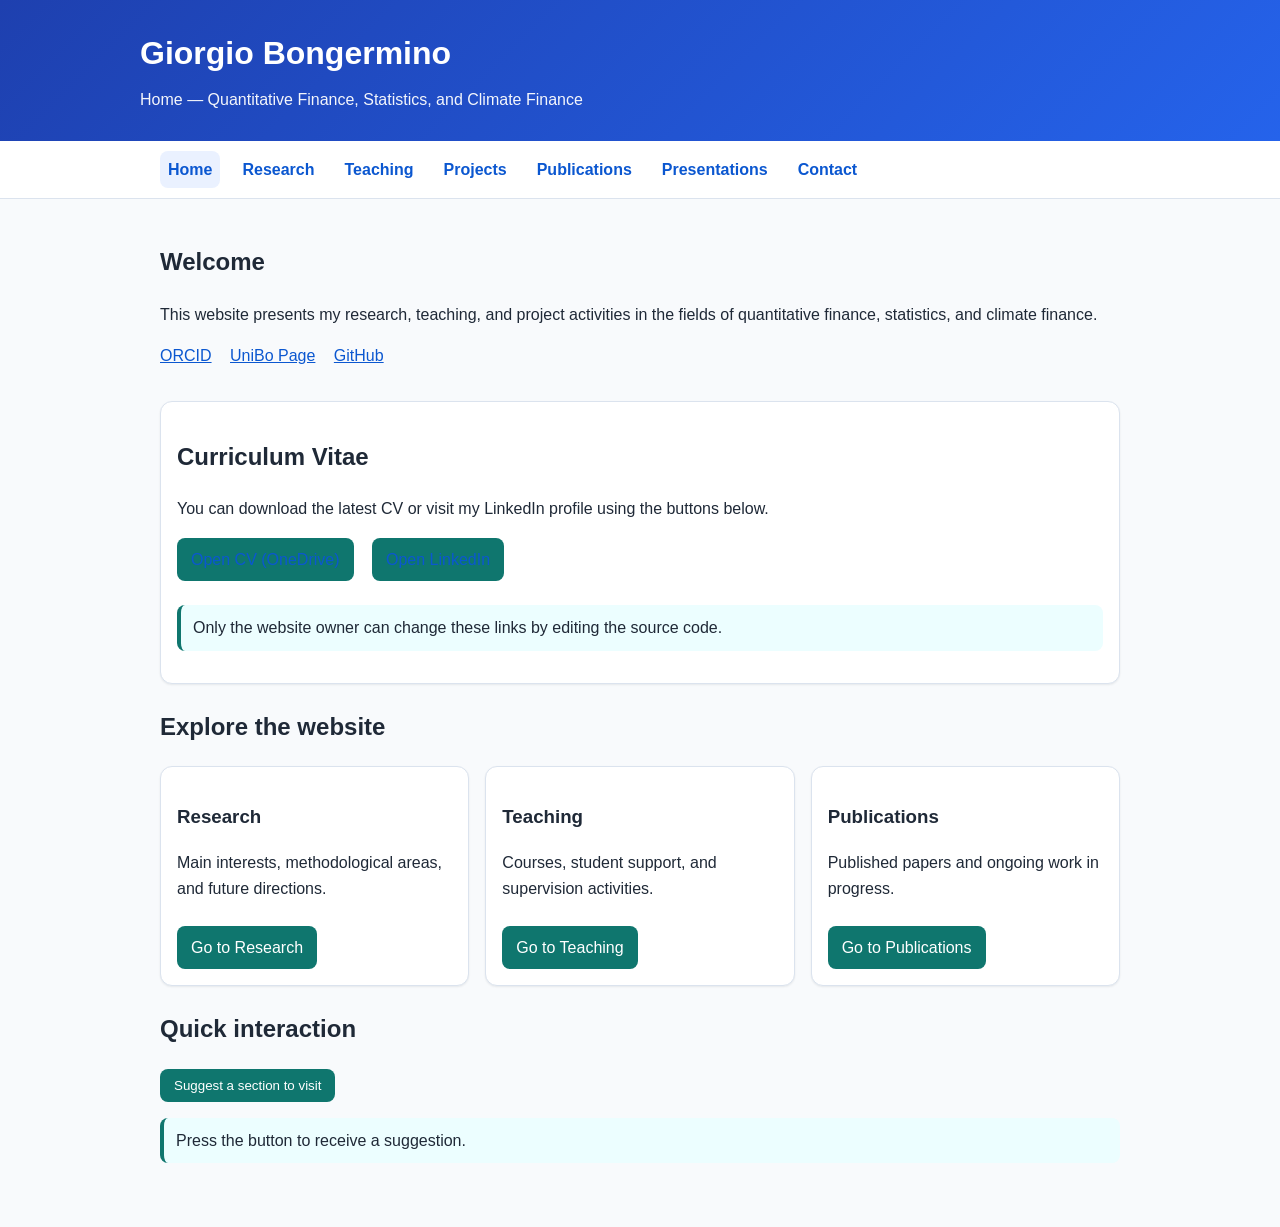
<file: index.html>
<!DOCTYPE html>
<html lang="en">
<head>
  <meta charset="UTF-8">
  <meta name="viewport" content="width=device-width, initial-scale=1.0">
  <title>Giorgio Bongermino | Home</title>
  <link rel="stylesheet" href="styles.css">
</head>
<body>
  <header>
    <div class="header-inner">
      <h1>Giorgio Bongermino</h1>
      <p class="subtitle">Home — Quantitative Finance, Statistics, and Climate Finance</p>
    </div>
  </header>

  <nav>
    <div class="nav-inner">
      <a class="active" href="index.html">Home</a>
      <a href="research.html">Research</a>
      <a href="teaching.html">Teaching</a>
      <a href="projects.html">Projects</a>
      <a href="publications.html">Publications</a>
      <a href="presentations.html">Presentations</a>
      <a href="contact.html">Contact</a>
    </div>
  </nav>

  <main>
    <section class="section">
      <h2>Welcome</h2>
      <p>
        This website presents my research, teaching, and project activities in the fields of quantitative finance,
        statistics, and climate finance.
      </p>
      <p class="links-list">
        <a href="https://orcid.org/0009-0007-8095-2819" target="_blank" rel="noopener noreferrer">ORCID</a>
        <a href="https://www.unibo.it/sitoweb/giorgio.bongermino2" target="_blank" rel="noopener noreferrer">UniBo Page</a>
        <a href="https://github.com/giorgiobongermino" target="_blank" rel="noopener noreferrer">GitHub</a>
      </p>
    </section>

    <section class="section card">
      <h2>Curriculum Vitae</h2>
      <p>You can download the latest CV or visit my LinkedIn profile using the buttons below.</p>
      <p class="links-list">
        <a class="button-link" href="https://onedrive.live.com/" target="_blank" rel="noopener noreferrer">Open CV (OneDrive)</a>
        <a class="button-link" href="https://www.linkedin.com/" target="_blank" rel="noopener noreferrer">Open LinkedIn</a>
      </p>
      <p class="highlight">Only the website owner can change these links by editing the source code.</p>
    </section>

    <section class="section">
      <h2>Explore the website</h2>
      <div class="card-grid">
        <article class="card">
          <h3>Research</h3>
          <p>Main interests, methodological areas, and future directions.</p>
          <a class="card-action" href="research.html">Go to Research</a>
        </article>
        <article class="card">
          <h3>Teaching</h3>
          <p>Courses, student support, and supervision activities.</p>
          <a class="card-action" href="teaching.html">Go to Teaching</a>
        </article>
        <article class="card">
          <h3>Publications</h3>
          <p>Published papers and ongoing work in progress.</p>
          <a class="card-action" href="publications.html">Go to Publications</a>
        </article>
      </div>
    </section>

    <section class="section">
      <h2>Quick interaction</h2>
      <button id="new-tip-btn">Suggest a section to visit</button>
      <p id="activity-tip" class="highlight">Press the button to receive a suggestion.</p>
    </section>
  </main>

  <script src="script.js"></script>
</body>
</html>
</file>
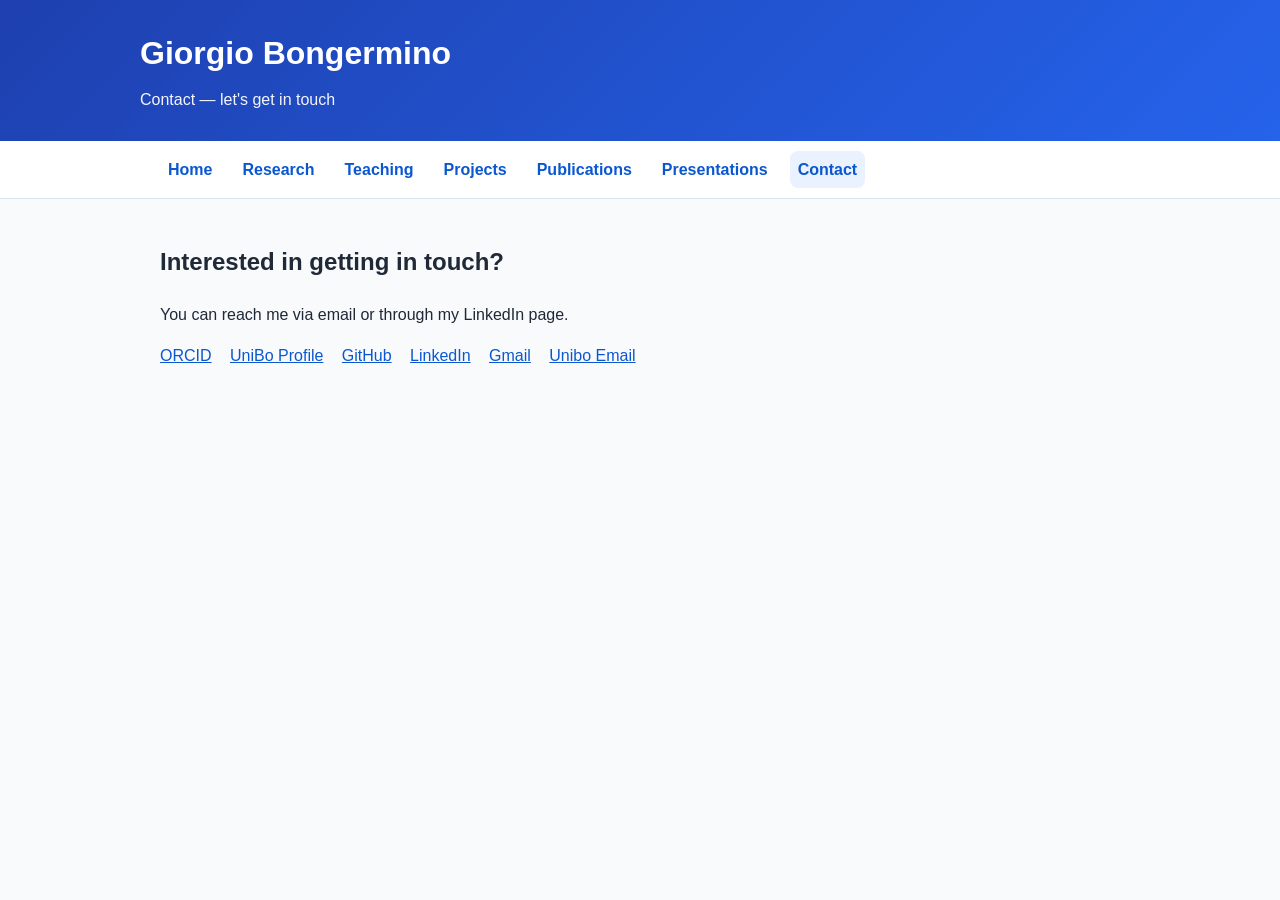
<file: contact.html>
<!DOCTYPE html>
<html lang="en">
<head>
  <meta charset="UTF-8">
  <meta name="viewport" content="width=device-width, initial-scale=1.0">
  <title>Giorgio Bongermino | Contact</title>
  <link rel="stylesheet" href="styles.css">
</head>
<body>
  <header>
    <div class="header-inner">
      <h1>Giorgio Bongermino</h1>
      <p class="subtitle">Contact — let's get in touch</p>
    </div>
  </header>
  <nav>
    <div class="nav-inner">
      <a href="index.html">Home</a>
      <a href="research.html">Research</a>
      <a href="teaching.html">Teaching</a>
      <a href="projects.html">Projects</a>
      <a href="publications.html">Publications</a>
      <a href="presentations.html">Presentations</a>
      <a class="active" href="contact.html">Contact</a>
    </div>
  </nav>

  <main>
    <section class="section">
      <h2>Interested in getting in touch?</h2>
      <p>You can reach me via email or through my LinkedIn page.</p>
      <p class="links-list">
        <a href="https://orcid.org/0009-0007-8095-2819" target="_blank" rel="noopener noreferrer">ORCID</a>
        <a href="https://www.unibo.it/sitoweb/giorgio.bongermino2" target="_blank" rel="noopener noreferrer">UniBo Profile</a>
        <a href="https://github.com/giorgiobongermino" target="_blank" rel="noopener noreferrer">GitHub</a>
        <a href="https://www.linkedin.com/in/giorgio-bongermino-3224a7184/" target="_blank" rel="noopener noreferrer">LinkedIn</a>
        <a href="mailto:giorgio.bongermino2@unibo.com">Gmail</a>
        <a href="mailto:giorgiobongermino@gmail.com">Unibo Email</a>
      </p>
    </section>
  </main>
</body>
</html>
</file>
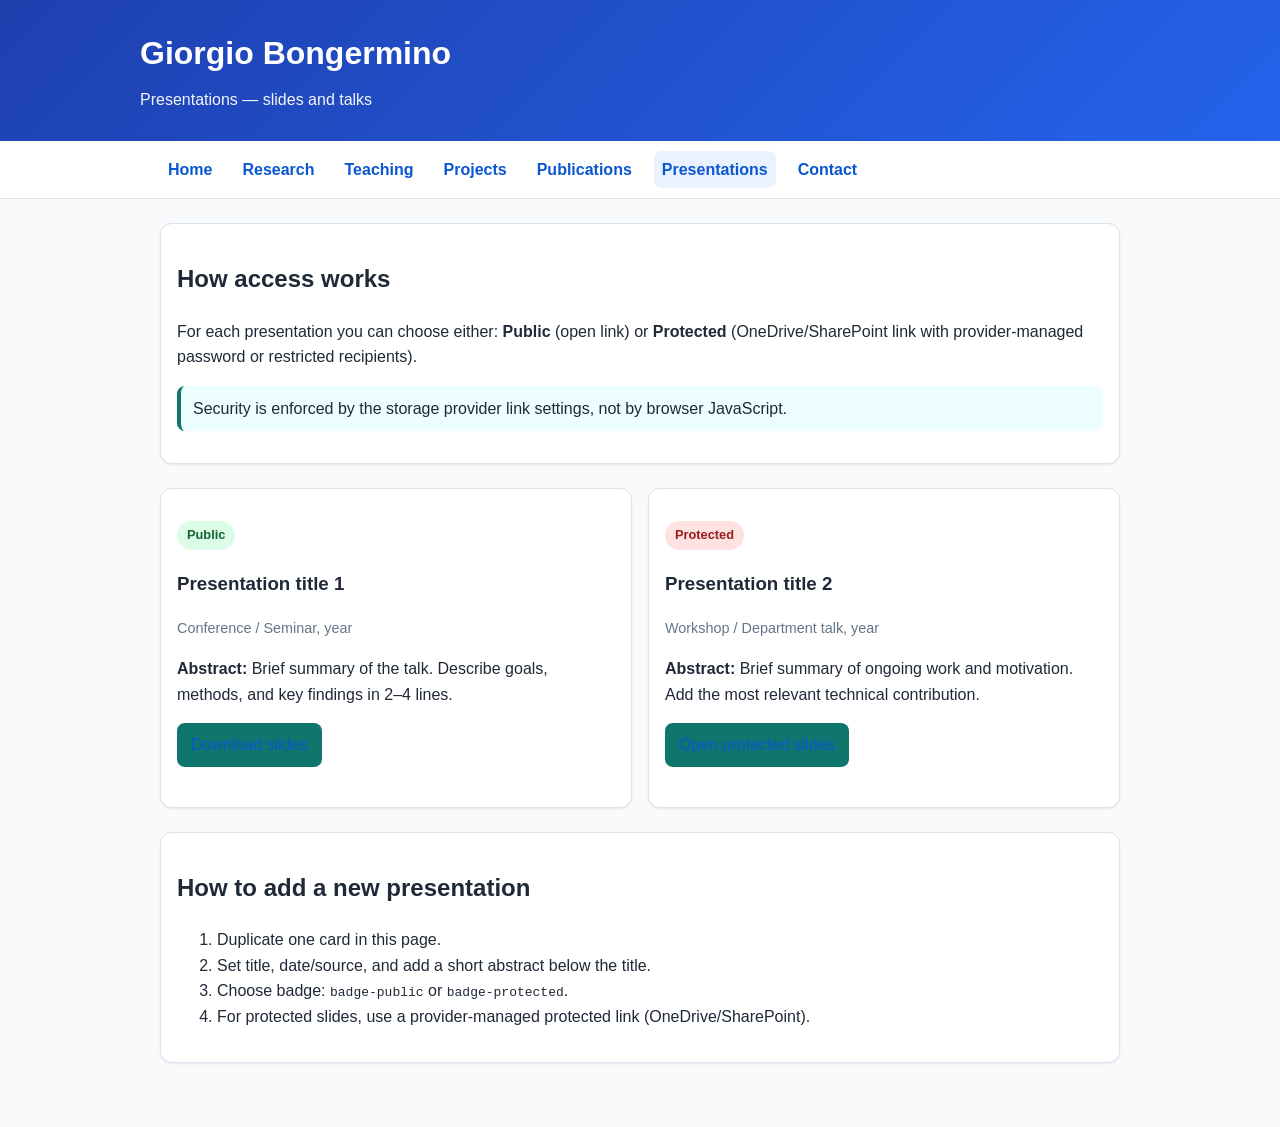
<file: presentations.html>
<!DOCTYPE html>
<html lang="en">
<head>
  <meta charset="UTF-8">
  <meta name="viewport" content="width=device-width, initial-scale=1.0">
  <title>Giorgio Bongermino | Presentations</title>
  <link rel="stylesheet" href="styles.css">
</head>
<body>
  <header>
    <div class="header-inner">
      <h1>Giorgio Bongermino</h1>
      <p class="subtitle">Presentations — slides and talks</p>
    </div>
  </header>
  <nav>
    <div class="nav-inner">
      <a href="index.html">Home</a>
      <a href="research.html">Research</a>
      <a href="teaching.html">Teaching</a>
      <a href="projects.html">Projects</a>
      <a href="publications.html">Publications</a>
      <a class="active" href="presentations.html">Presentations</a>
      <a href="contact.html">Contact</a>
    </div>
  </nav>

  <main>
    <section class="section card">
      <h2>How access works</h2>
      <p>
        For each presentation you can choose either:
        <strong>Public</strong> (open link) or <strong>Protected</strong> (OneDrive/SharePoint link with provider-managed password or restricted recipients).
      </p>
      <p class="highlight">
        Security is enforced by the storage provider link settings, not by browser JavaScript.
      </p>
    </section>

    <section class="section card-grid">
      <article class="card">
        <p><span class="badge badge-public">Public</span></p>
        <h3>Presentation title 1</h3>
        <p class="small-meta">Conference / Seminar, year</p>
        <p>
          <strong>Abstract:</strong> Brief summary of the talk. Describe goals, methods, and key findings in 2–4 lines.
        </p>
        <p class="links-list">
          <a class="button-link" href="#" target="_blank" rel="noopener noreferrer">Download slides</a>
        </p>
      </article>

      <article class="card">
        <p><span class="badge badge-protected">Protected</span></p>
        <h3>Presentation title 2</h3>
        <p class="small-meta">Workshop / Department talk, year</p>
        <p>
          <strong>Abstract:</strong> Brief summary of ongoing work and motivation. Add the most relevant technical contribution.
        </p>
        <p class="links-list">
          <a class="button-link" href="https://onedrive.live.com/" target="_blank" rel="noopener noreferrer">Open protected slides</a>
        </p>
      </article>
    </section>

    <section class="section card">
      <h2>How to add a new presentation</h2>
      <ol>
        <li>Duplicate one card in this page.</li>
        <li>Set title, date/source, and add a short abstract below the title.</li>
        <li>Choose badge: <code>badge-public</code> or <code>badge-protected</code>.</li>
        <li>For protected slides, use a provider-managed protected link (OneDrive/SharePoint).</li>
      </ol>
    </section>
  </main>

  <script src="script.js"></script>
</body>
</html>
</file>
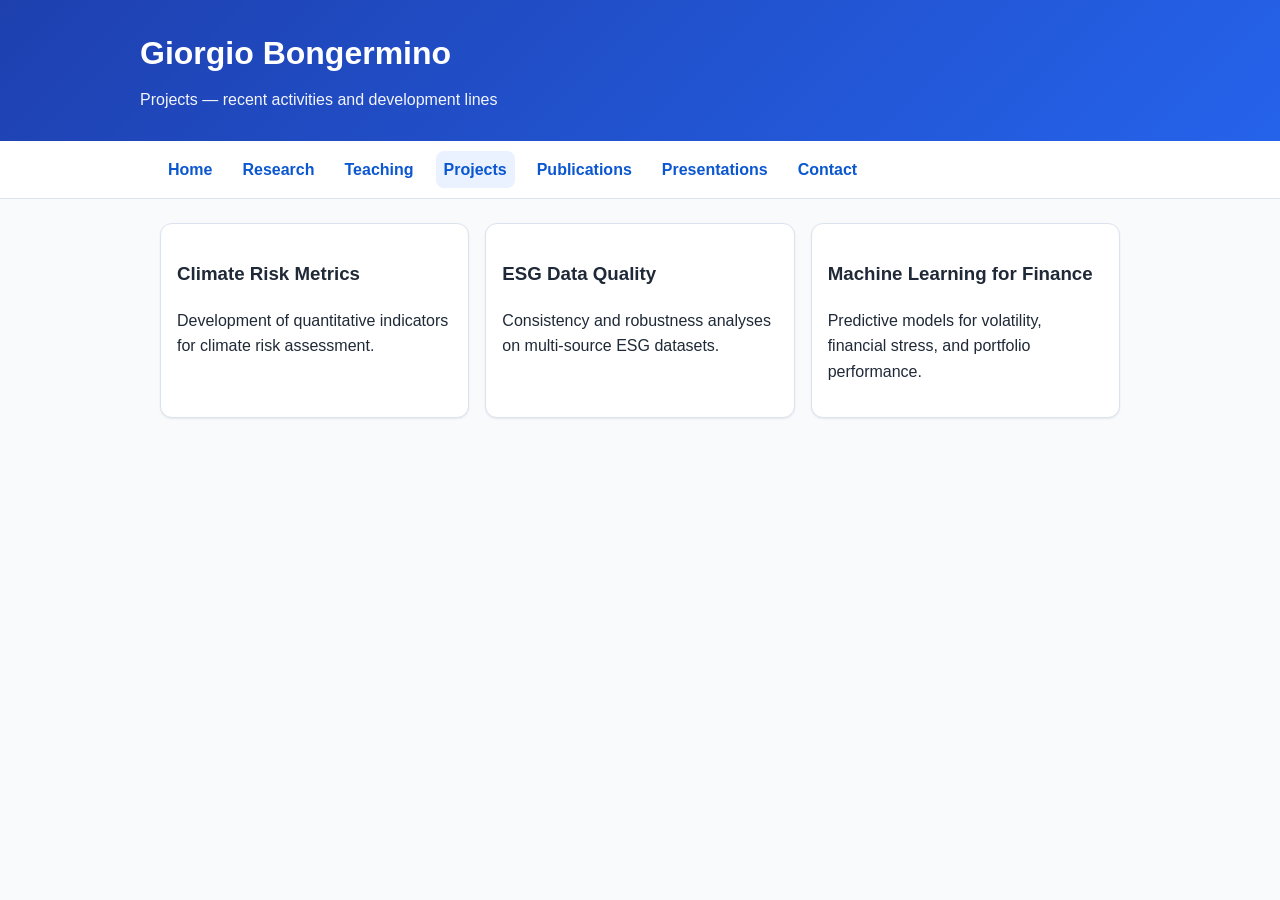
<file: projects.html>
<!DOCTYPE html>
<html lang="en">
<head>
  <meta charset="UTF-8">
  <meta name="viewport" content="width=device-width, initial-scale=1.0">
  <title>Giorgio Bongermino | Projects</title>
  <link rel="stylesheet" href="styles.css">
</head>
<body>
  <header>
    <div class="header-inner">
      <h1>Giorgio Bongermino</h1>
      <p class="subtitle">Projects — recent activities and development lines</p>
    </div>
  </header>
  <nav>
    <div class="nav-inner">
      <a href="index.html">Home</a>
      <a href="research.html">Research</a>
      <a href="teaching.html">Teaching</a>
      <a class="active" href="projects.html">Projects</a>
      <a href="publications.html">Publications</a>
      <a href="presentations.html">Presentations</a>
      <a href="contact.html">Contact</a>
    </div>
  </nav>

  <main>
    <section class="section card-grid">
      <article class="card">
        <h3>Climate Risk Metrics</h3>
        <p>Development of quantitative indicators for climate risk assessment.</p>
      </article>
      <article class="card">
        <h3>ESG Data Quality</h3>
        <p>Consistency and robustness analyses on multi-source ESG datasets.</p>
      </article>
      <article class="card">
        <h3>Machine Learning for Finance</h3>
        <p>Predictive models for volatility, financial stress, and portfolio performance.</p>
      </article>
    </section>
  </main>
</body>
</html>
</file>
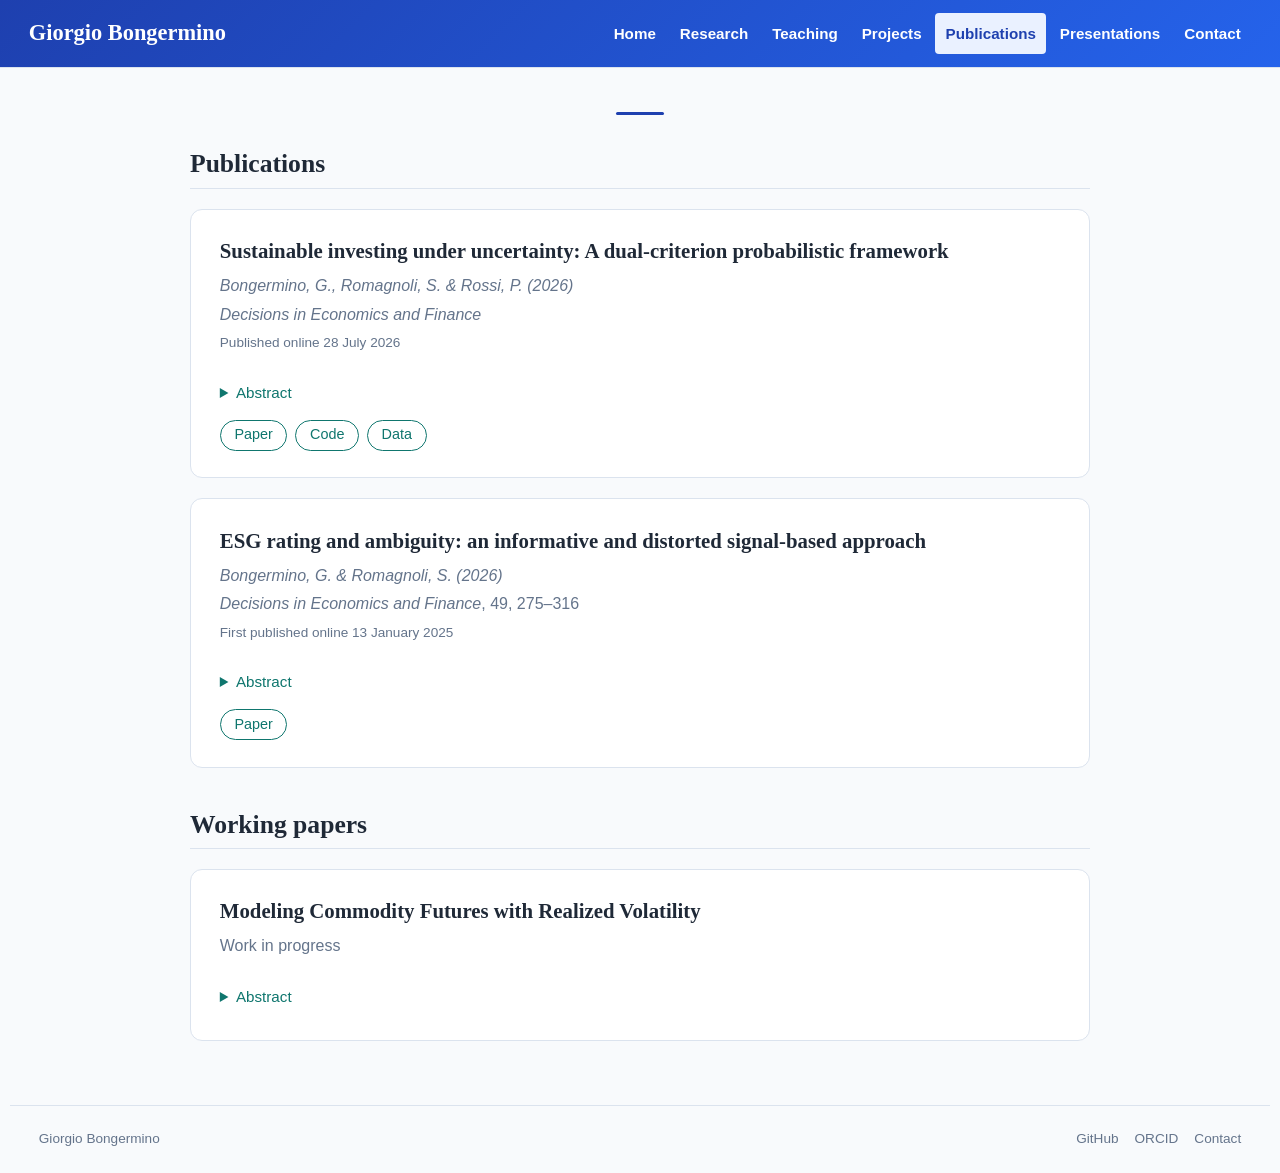
<file: publications.html>
<!DOCTYPE html>
<html lang="en">
<head>
  <meta charset="UTF-8">
  <meta name="viewport" content="width=device-width, initial-scale=1.0">
  <meta name="description" content="Publications and working papers by Giorgio Bongermino on sustainable investing, ESG uncertainty, and commodity market volatility.">
  <title>Giorgio Bongermino | Publications</title>
  <link rel="stylesheet" href="publications.css">
</head>
<body>
  <a class="skip-link" href="#main-content">Skip to publications</a>

  <header class="site-header">
    <div class="header-inner">
      <a class="site-name" href="index.html">Giorgio Bongermino</a>
      <nav aria-label="Main navigation">
        <a href="index.html">Home</a>
        <a href="research.html">Research</a>
        <a href="teaching.html">Teaching</a>
        <a href="projects.html">Projects</a>
        <a class="active" href="publications.html" aria-current="page">Publications</a>
        <a href="presentations.html">Presentations</a>
        <a href="contact.html">Contact</a>
      </nav>
    </div>
  </header>

  <main id="main-content">
    <div class="page-accent" aria-hidden="true"></div>

    <section aria-labelledby="publications">
      <h1 id="publications" class="section-heading">Publications</h1>

      <article class="paper" aria-labelledby="sustainable-investing-title">
        <h2 id="sustainable-investing-title">Sustainable investing under uncertainty: A dual-criterion probabilistic framework</h2>
        <p class="paper-authors">Bongermino, G., Romagnoli, S. &amp; Rossi, P. (2026)</p>
        <p class="paper-venue"><cite>Decisions in Economics and Finance</cite></p>
        <p class="paper-note">Published online <time datetime="2026-07-28">28 July 2026</time></p>

        <details class="paper-abstract">
          <summary>Abstract</summary>
          <div class="abstract-copy">
            <p>This paper develops a probabilistic approach to sustainable portfolio allocation when ESG scores provide imperfect information. Portfolio weights are treated as random variables that reflect both financial and sustainability preferences. A penalty for weak ESG signals shifts the allocation toward financially robust investments when sustainability information is less informative. The empirical analysis reports more diversified portfolios, reduced sensitivity to parameter choices, and more stable out-of-sample performance than the expected-utility ESG portfolios used for comparison.</p>
            <p class="abstract-source">Summary of the <a href="https://link.springer.com/article/10.1007/s10203-026-00593-6#Abs1" target="_blank" rel="noopener noreferrer">publisher's abstract</a>.</p>
          </div>
        </details>

        <ul class="paper-links" aria-label="Resources for Sustainable investing under uncertainty">
          <li><a href="https://doi.org/10.1007/s10203-026-00593-6" target="_blank" rel="noopener noreferrer">Paper</a></li>
          <li><a href="https://github.com/giorgiobongermino/Sustainable-Investing-under-Ambiguity-A-Dual-Criterion-Probabilistic-Framework" target="_blank" rel="noopener noreferrer">Code</a></li>
          <li><a href="https://data.mendeley.com/datasets/82dfhw4v8r/1" target="_blank" rel="noopener noreferrer">Data</a></li>
        </ul>
      </article>

      <article class="paper" aria-labelledby="esg-rating-title">
        <h2 id="esg-rating-title">ESG rating and ambiguity: an informative and distorted signal-based approach</h2>
        <p class="paper-authors">Bongermino, G. &amp; Romagnoli, S. (2026)</p>
        <p class="paper-venue"><cite>Decisions in Economics and Finance</cite>, 49, 275–316</p>
        <p class="paper-note">First published online <time datetime="2025-01-13">13 January 2025</time></p>

        <details class="paper-abstract">
          <summary>Abstract</summary>
          <div class="abstract-copy">
            <p>This paper models ESG ratings by distinguishing the quality of firms' disclosed information from investors' subjective interpretation of that information. Differences in disclosure, confidence, and attitudes toward ambiguity can distort sustainability assessments. The proposed framework uses these distortions to study the robustness of ESG scores and identify sectors whose sustainability may be overestimated or underestimated, with implications for the assessment of policy interventions.</p>
            <p class="abstract-source">Summary of the <a href="https://link.springer.com/article/10.1007/s10203-025-00507-y#Abs1" target="_blank" rel="noopener noreferrer">publisher's abstract</a>.</p>
          </div>
        </details>

        <ul class="paper-links" aria-label="Resources for ESG rating and ambiguity">
          <li><a href="https://doi.org/10.1007/s10203-025-00507-y" target="_blank" rel="noopener noreferrer">Paper</a></li>
        </ul>
      </article>
    </section>

    <section aria-labelledby="working-papers">
      <h2 id="working-papers" class="section-heading">Working papers</h2>

      <article class="paper" aria-labelledby="commodity-futures-title">
        <h3 id="commodity-futures-title">Modeling Commodity Futures with Realized Volatility</h3>
        <p class="paper-venue">Work in progress</p>

        <details class="paper-abstract">
          <summary>Abstract</summary>
          <div class="abstract-copy">
            <p>In light of the recent crisis in the European energy system, we propose an analysis of futures contracts written on commodities representative of the key factors of production in the EU economy: Dutch TTF, Brent crude oil—for its ties to inflation and economic activity—and Carbon Allowances of the European Trading Scheme—for their role in the sustainable transition, as production costs for polluting firms.</p>
            <p>We take innovative methods, recently introduced for equity indexes and successful in capturing their volatility, and apply them to commodity futures. They take as input high-frequency trade data, which is used to compute a measure of daily realized volatility that incorporates, by construction, information about intra-day transactions. We test the realized volatility for its power in explaining daily close-to-close returns volatility, to understand if the data-rich model, as happens in the equity market, brings enough benefits to justify its use. We find that, for the commodity futures under study, the answer is negative, based on a Value-at-Risk validation test.</p>
            <p>We also blend this frontier method with classical univariate and multivariate financial time-series modeling. The realized volatility is included as an exogenous regressor inside multiple different univariate GARCH(p,q) model specifications. We find that the realized volatility consistently improves the quality of the fit and is a significant explanatory factor of the close-to-close volatility, but its predictive power is unsatisfactory. In the multivariate setting the interaction terms between the variances of all commodities are included and we are able to highlight the simultaneous transmission channels between them.</p>
          </div>
        </details>
      </article>
    </section>
  </main>

  <footer class="site-footer">
    <p>Giorgio Bongermino</p>
    <div class="footer-links">
      <a href="https://github.com/giorgiobongermino" target="_blank" rel="noopener noreferrer">GitHub</a>
      <a href="https://orcid.org/0009-0007-8095-2819" target="_blank" rel="noopener noreferrer">ORCID</a>
      <a href="contact.html">Contact</a>
    </div>
  </footer>
</body>
</html>
</file>
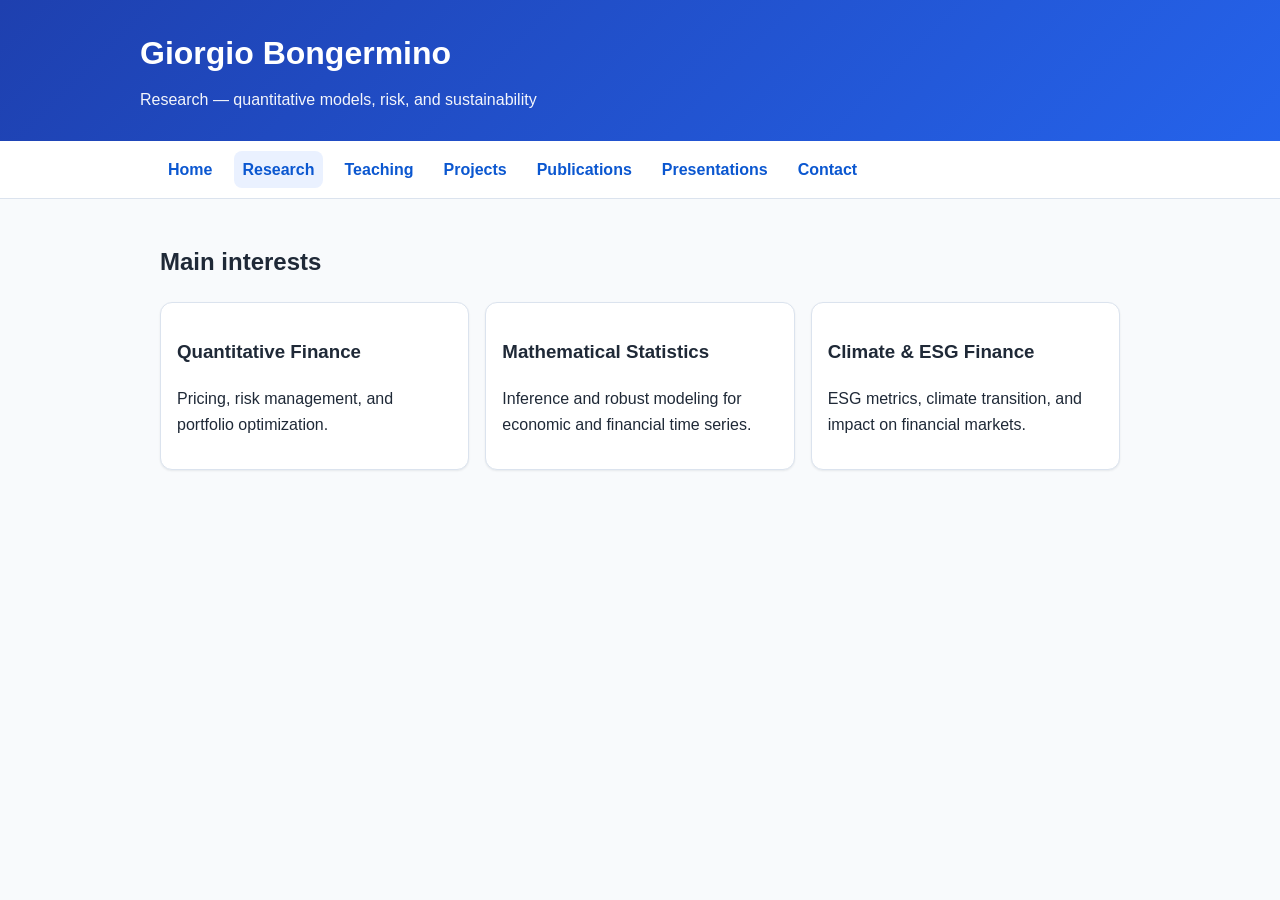
<file: research.html>
<!DOCTYPE html>
<html lang="en">
<head>
  <meta charset="UTF-8">
  <meta name="viewport" content="width=device-width, initial-scale=1.0">
  <title>Giorgio Bongermino | Research</title>
  <link rel="stylesheet" href="styles.css">
</head>
<body>
  <header>
    <div class="header-inner">
      <h1>Giorgio Bongermino</h1>
      <p class="subtitle">Research — quantitative models, risk, and sustainability</p>
    </div>
  </header>
  <nav>
    <div class="nav-inner">
      <a href="index.html">Home</a>
      <a class="active" href="research.html">Research</a>
      <a href="teaching.html">Teaching</a>
      <a href="projects.html">Projects</a>
      <a href="publications.html">Publications</a>
      <a href="presentations.html">Presentations</a>
      <a href="contact.html">Contact</a>
    </div>
  </nav>

  <main>
    <section class="section">
      <h2>Main interests</h2>
      <div class="card-grid">
        <article class="card"><h3>Quantitative Finance</h3><p>Pricing, risk management, and portfolio optimization.</p></article>
        <article class="card"><h3>Mathematical Statistics</h3><p>Inference and robust modeling for economic and financial time series.</p></article>
        <article class="card"><h3>Climate & ESG Finance</h3><p>ESG metrics, climate transition, and impact on financial markets.</p></article>
      </div>
    </section>
  </main>
</body>
</html>
</file>
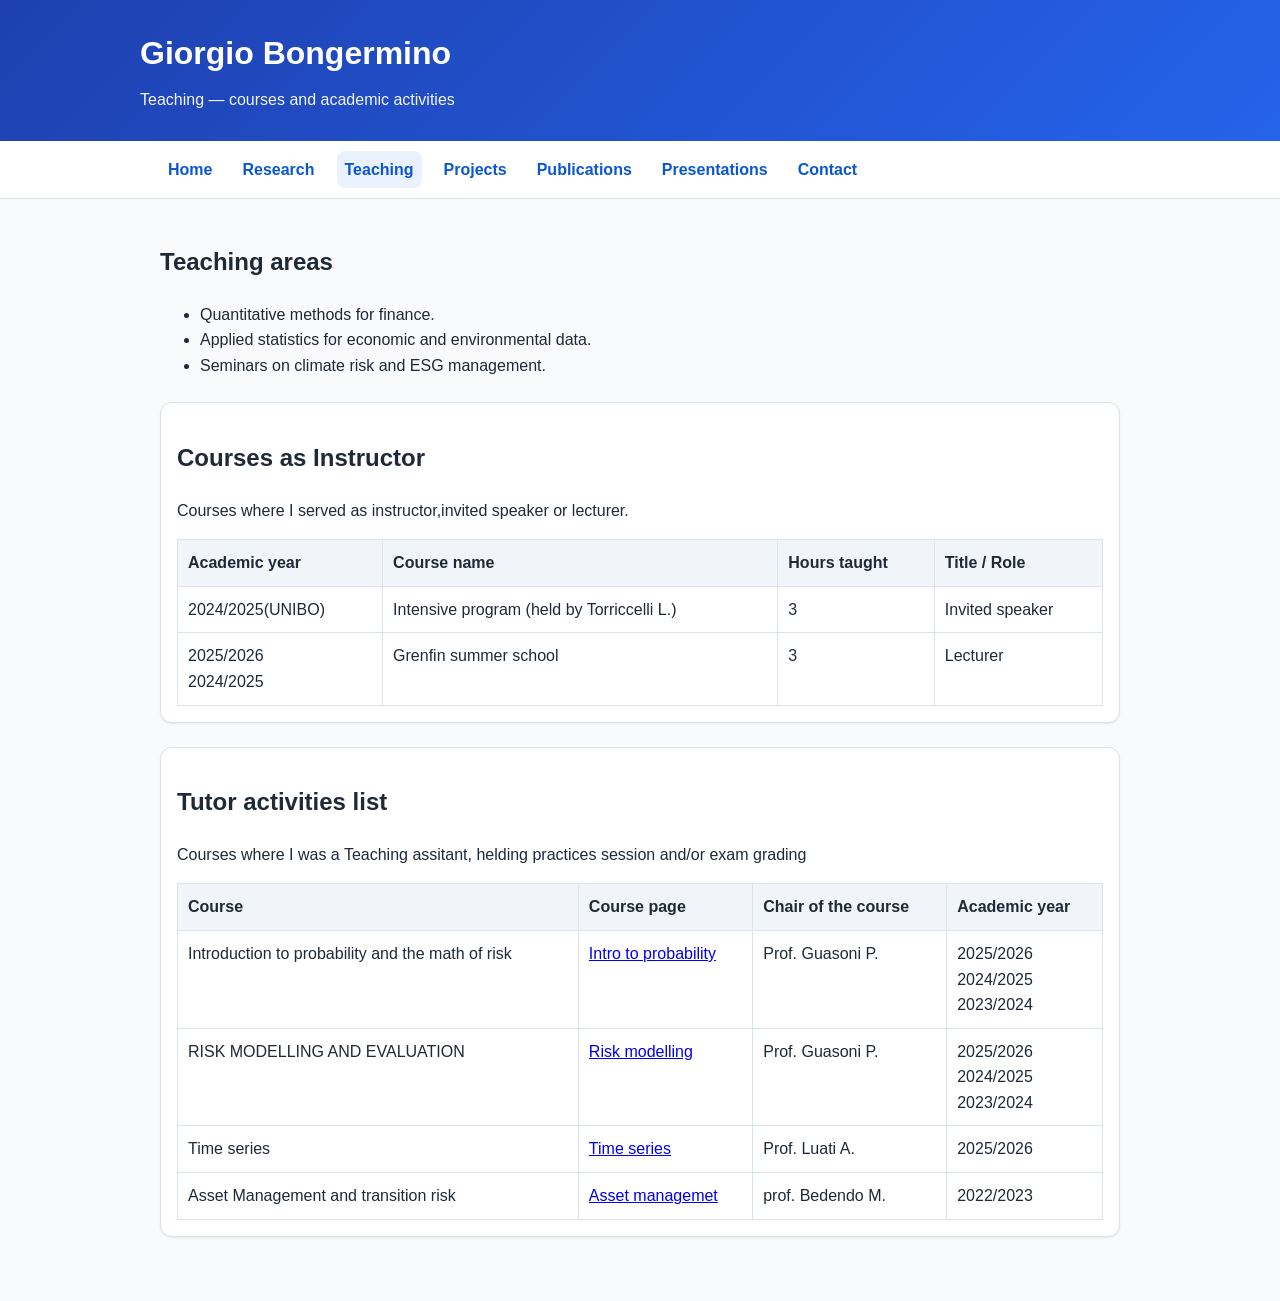
<file: teaching.html>
<!DOCTYPE html>
<html lang="en">
<head>
  <meta charset="UTF-8">
  <meta name="viewport" content="width=device-width, initial-scale=1.0">
  <title>Giorgio Bongermino | Teaching</title>
  <link rel="stylesheet" href="styles.css">
</head>
<body>
  <header>
    <div class="header-inner">
      <h1>Giorgio Bongermino</h1>
      <p class="subtitle">Teaching — courses and academic activities</p>
    </div>
  </header>
  <nav>
    <div class="nav-inner">
      <a href="index.html">Home</a>
      <a href="research.html">Research</a>
      <a class="active" href="teaching.html">Teaching</a>
      <a href="projects.html">Projects</a>
      <a href="publications.html">Publications</a>
      <a href="presentations.html">Presentations</a>
      <a href="contact.html">Contact</a>
    </div>
  </nav>

  <main>
    <section class="section">
      <h2>Teaching areas</h2>
      <ul>
        <li>Quantitative methods for finance.</li>
        <li>Applied statistics for economic and environmental data.</li>
        <li>Seminars on climate risk and ESG management.</li>
      </ul>
    </section>
    <section class="section card">
      <h2>Courses as Instructor</h2>
      <p>Courses where I served as instructor,invited speaker or lecturer.</p>

      <table class="course-table">
        <thead>
          <tr>
            <th>Academic year</th>
            <th>Course name</th>
            <th>Hours taught</th>
            <th>Title / Role</th>
          </tr>
        </thead>

        <tbody>
          <tr>
            <td>2024/2025(UNIBO)</td>
            <td>Intensive program (held by Torriccelli L.)</td>
            <td>3</td>
            <td>Invited speaker</td>
          </tr>

          <tr>
            <td>2025/2026 <br>2024/2025</td>
            <td>Grenfin summer school </td>
            <td>3</td>
            <td>Lecturer</td>
          </tr>
        </tbody>
      </table>
    </section>
    <section class="section card">
      <h2> Tutor activities list</h2>
      <p>Courses where I was a Teaching assitant, helding practices session and/or exam grading</p>
      <table class="course-table">
        <thead>
          <tr>
            <th>Course</th>
            <th>Course page</th>
            <th>Chair of the course</th>
            <th>Academic year</th>
          </tr>
        </thead>
        <tbody>
          <tr>
            <td>Introduction to probability and the math of risk </td>
            <td><a href="https://www.unibo.it/it/studiare/insegnamenti-competenze-trasversali-moocs/insegnamenti/insegnamento/2025/518134" target="_blank" rel="noopener noreferrer">Intro to probability</a></td>
            <td>Prof. Guasoni P.</td>
            <td> 2025/2026<br>
    2024/2025<br>
    2023/2024</td>
          </tr>
          <tr>
           <tr>
            <td>RISK MODELLING AND EVALUATION </td>
            <td><a href="https://www.unibo.it/it/studiare/insegnamenti-competenze-trasversali-moocs/insegnamenti/insegnamento/2025/518135" target="_blank" rel="noopener noreferrer">Risk modelling</a></td>
            <td>Prof. Guasoni P.</td>
            <td> 2025/2026<br>
    2024/2025<br>
    2023/2024</td>
          </tr>
          <tr>
            <td>Time series</td>
           <td>
  <a href="https://www.unibo.it/it/studiare/insegnamenti-competenze-trasversali-moocs/insegnamenti/insegnamento/2025/403284"
     target="_blank"
     rel="noopener noreferrer">
    Time series
  </a>
</td>
            <td>Prof. Luati A. </td>
            <td>2025/2026</td>
          </tr>
          <tr>
            <td>Asset Management and transition risk</td>
            <td><a href="https://www.unibo.it/it/studiare/insegnamenti-competenze-trasversali-moocs/insegnamenti/insegnamento/2022/478527" target="_blank" rel="noopener noreferrer">Asset managemet</a></td>
            <td>prof. Bedendo M. </td>
            <td>2022/2023</td>
          </tr>
        </tbody>
      </table>
    </section>
  </main>
</body>
</html>
</file>
<file: styles.css>
:root {
  --primary: #1e40af;
  --secondary: #0f766e;
  --bg: #f8fafc;
  --text: #1f2937;
  --card: #ffffff;
}

* {
  box-sizing: border-box;
}

body {
  margin: 0;
  font-family: Arial, sans-serif;
  color: var(--text);
  background: var(--bg);
  line-height: 1.6;
}

header {
  background: linear-gradient(135deg, var(--primary), #2563eb);
  color: #fff;
  padding: 28px 20px;
}

.header-inner,
main {
  max-width: 1000px;
  margin: 0 auto;
}

h1 {
  margin: 0;
}

.subtitle {
  opacity: 0.95;
  margin: 8px 0 0;
}

nav {
  background: #fff;
  border-bottom: 1px solid #dbe3ee;
  position: sticky;
  top: 0;
  z-index: 10;
}

.nav-inner {
  max-width: 1000px;
  margin: 0 auto;
  padding: 10px 20px;
  display: flex;
  flex-wrap: wrap;
  gap: 14px;
}

nav a {
  text-decoration: none;
  color: #0b57d0;
  font-weight: 600;
  padding: 6px 8px;
  border-radius: 8px;
}

nav a.active,
nav a:hover {
  background: #eaf1ff;
}

main {
  padding: 24px 20px 40px;
}

.section {
  margin-bottom: 24px;
}

.card-grid {
  display: grid;
  grid-template-columns: repeat(auto-fit, minmax(220px, 1fr));
  gap: 16px;
}

.card {
  background: var(--card);
  border: 1px solid #dbe3ee;
  border-radius: 12px;
  padding: 16px;
  box-shadow: 0 1px 2px rgba(15, 23, 42, 0.08);
  transition: transform 0.15s ease, box-shadow 0.15s ease;
}

.card:hover {
  transform: translateY(-3px);
  box-shadow: 0 8px 20px rgba(15, 23, 42, 0.12);
}

.links-list a {
  display: inline-block;
  margin-right: 14px;
  margin-bottom: 8px;
  color: #0b57d0;
}

button,
.button-link,
.card-action {
  display: inline-block;
  border: none;
  background: var(--secondary);
  color: #fff;
  border-radius: 8px;
  padding: 9px 14px;
  cursor: pointer;
  text-decoration: none;
}

.card-action {
  margin-top: 8px;
}

button:hover,
.button-link:hover,
.card-action:hover {
  filter: brightness(1.08);
}

input[type="url"],
input[type="password"] {
  width: 100%;
  margin-top: 8px;
  margin-bottom: 10px;
  padding: 10px;
  border: 1px solid #cdd6e2;
  border-radius: 8px;
}

.highlight {
  background: #ecfeff;
  border-left: 4px solid var(--secondary);
  padding: 10px 12px;
  border-radius: 8px;
}

.badge {
  display: inline-block;
  font-size: 0.8rem;
  font-weight: 700;
  padding: 4px 10px;
  border-radius: 999px;
}

.badge-public {
  background: #dcfce7;
  color: #166534;
}

.badge-protected {
  background: #fee2e2;
  color: #991b1b;
}

.small-meta {
  color: #64748b;
  font-size: 0.9rem;
}


.course-table {
  width: 100%;
  border-collapse: collapse;
  margin-top: 12px;
}

.course-table th,
.course-table td {
  border: 1px solid #dbe3ee;
  padding: 10px;
  text-align: left;
  vertical-align: top;
}

.course-table th {
  background: #f1f5f9;
}
</file>
<file: publications.css>
:root {
  color-scheme: light;
  --background: #f8fafc;
  --surface: #ffffff;
  --header: #1e40af;
  --border: #dbe3ee;
  --text: #1f2937;
  --muted: #64748b;
  --accent: #0f766e;
  --primary: #1e40af;
}

* {
  box-sizing: border-box;
}

html {
  scroll-padding-top: 1.5rem;
}

body {
  margin: 0;
  min-width: 280px;
  background: var(--background);
  color: var(--text);
  font-family: -apple-system, BlinkMacSystemFont, "Segoe UI", Arial, sans-serif;
  font-size: 16px;
  line-height: 1.65;
}

a {
  color: var(--accent);
  text-underline-offset: 0.2em;
}

a:focus-visible,
summary:focus-visible {
  outline: 2px solid var(--primary);
  outline-offset: 5px;
}

.skip-link {
  position: absolute;
  top: -100px;
  left: 1rem;
  z-index: 10;
  padding: 0.5rem 1rem;
  background: var(--surface);
}

.skip-link:focus {
  top: 0.5rem;
}

.site-header a:focus-visible {
  outline-color: #ffffff;
}

.site-header {
  background: linear-gradient(135deg, var(--header), #2563eb);
  border-bottom: 1px solid var(--border);
}

.header-inner {
  max-width: 1320px;
  margin: 0 auto;
  padding: 0.8rem 1.8rem;
  display: flex;
  align-items: center;
  justify-content: space-between;
  gap: 1.5rem;
}

.site-name {
  flex-shrink: 0;
  color: #ffffff;
  font-family: Georgia, "Times New Roman", serif;
  font-size: 1.4rem;
  font-weight: 700;
  text-decoration: none;
}

nav {
  display: flex;
  flex-wrap: wrap;
  gap: 0.2rem;
}

nav a {
  padding: 0.5rem 0.65rem;
  border-radius: 4px;
  color: #ffffff;
  font-size: 0.95rem;
  font-weight: 600;
  text-decoration: none;
}

nav a:hover,
nav a.active {
  background: #eaf1ff;
  color: var(--primary);
}

main {
  width: min(900px, calc(100% - 3rem));
  margin: 0 auto;
  padding: 2.8rem 0 4rem;
}

.page-accent {
  width: 48px;
  height: 3px;
  margin: 0 auto 2rem;
  border-radius: 2px;
  background: var(--primary);
}

section + section {
  margin-top: 2.5rem;
}

.section-heading {
  margin: 0 0 1.1rem;
  padding-bottom: 0.35rem;
  border-bottom: 1px solid var(--border);
  font-family: Georgia, "Times New Roman", serif;
  font-size: 1.6rem;
  font-weight: 700;
  line-height: 1.35;
}

.paper {
  margin-top: 1.25rem;
  padding: 1.65rem 1.8rem;
  border: 1px solid var(--border);
  border-radius: 12px;
  background: var(--surface);
}

.paper h2,
.paper h3 {
  margin: 0 0 0.5rem;
  font-family: Georgia, "Times New Roman", serif;
  font-size: 1.3rem;
  line-height: 1.4;
  font-weight: 700;
  overflow-wrap: anywhere;
}

.paper-authors,
.paper-venue {
  margin: 0.15rem 0;
  color: var(--muted);
}

.paper-authors,
.paper-venue cite {
  font-style: italic;
}

.paper-note {
  margin: 0.25rem 0 0;
  color: var(--muted);
  font-size: 0.85rem;
}

.paper-abstract {
  margin-top: 1.3rem;
}

.paper-abstract summary {
  width: fit-content;
  padding: 0.25rem 0;
  color: var(--accent);
  font-size: 0.95rem;
  cursor: pointer;
}

.paper-abstract summary:hover {
  text-decoration: underline;
  text-underline-offset: 0.2em;
}

.abstract-copy {
  margin-top: 0.7rem;
  padding-top: 0.1rem;
  border-top: 1px solid var(--border);
  color: var(--text);
  overflow-wrap: anywhere;
}

.abstract-copy p {
  margin: 0.8rem 0 0;
}

.abstract-copy .abstract-source {
  color: var(--muted);
  font-size: 0.85rem;
}

.paper-links {
  display: flex;
  flex-wrap: wrap;
  gap: 0.5rem;
  margin: 0.7rem 0 0;
  padding: 0;
  list-style: none;
}

.paper-links a {
  display: inline-block;
  padding: 0.23rem 0.85rem;
  border: 1px solid var(--accent);
  border-radius: 999px;
  font-size: 0.9rem;
  line-height: 1.5;
  text-decoration: none;
}

.paper-links a:hover {
  border-color: var(--accent);
  background: #ecfeff;
}

.site-footer {
  display: flex;
  justify-content: space-between;
  gap: 1rem;
  max-width: 1260px;
  margin: 0 auto;
  padding: 1.4rem 1.8rem;
  border-top: 1px solid var(--border);
  color: var(--muted);
  font-size: 0.85rem;
}

.site-footer p {
  margin: 0;
}

.footer-links {
  display: flex;
  flex-wrap: wrap;
  gap: 1rem;
}

.footer-links a {
  color: var(--muted);
  text-decoration: none;
}

.footer-links a:hover {
  color: var(--accent);
}

@media (max-width: 960px) {
  .header-inner {
    flex-direction: column;
    align-items: flex-start;
    gap: 0.5rem;
    padding: 0.9rem 1.2rem;
  }

  nav {
    margin-left: -0.65rem;
  }
}

@media (max-width: 540px) {
  main {
    width: calc(100% - 2rem);
    padding-top: 1.8rem;
  }

  .page-accent {
    margin-bottom: 1.5rem;
  }

  .paper {
    padding: 1.25rem;
  }

  .paper h2,
  .paper h3 {
    font-size: 1.2rem;
  }

  .site-footer {
    flex-direction: column;
    padding: 1.2rem;
  }
}

@media print {
  :root {
    color-scheme: light;
    --background: #ffffff;
    --surface: #ffffff;
    --text: #111111;
    --muted: #333333;
    --accent: #154d4a;
    --border: #cccccc;
  }

  .site-header,
  .site-footer,
  .page-accent,
  .skip-link {
    display: none;
  }

  main {
    width: 100%;
    padding: 0;
  }

  .paper {
    break-inside: avoid;
  }

  .abstract-copy {
    color: #111111;
  }
}
</file>
